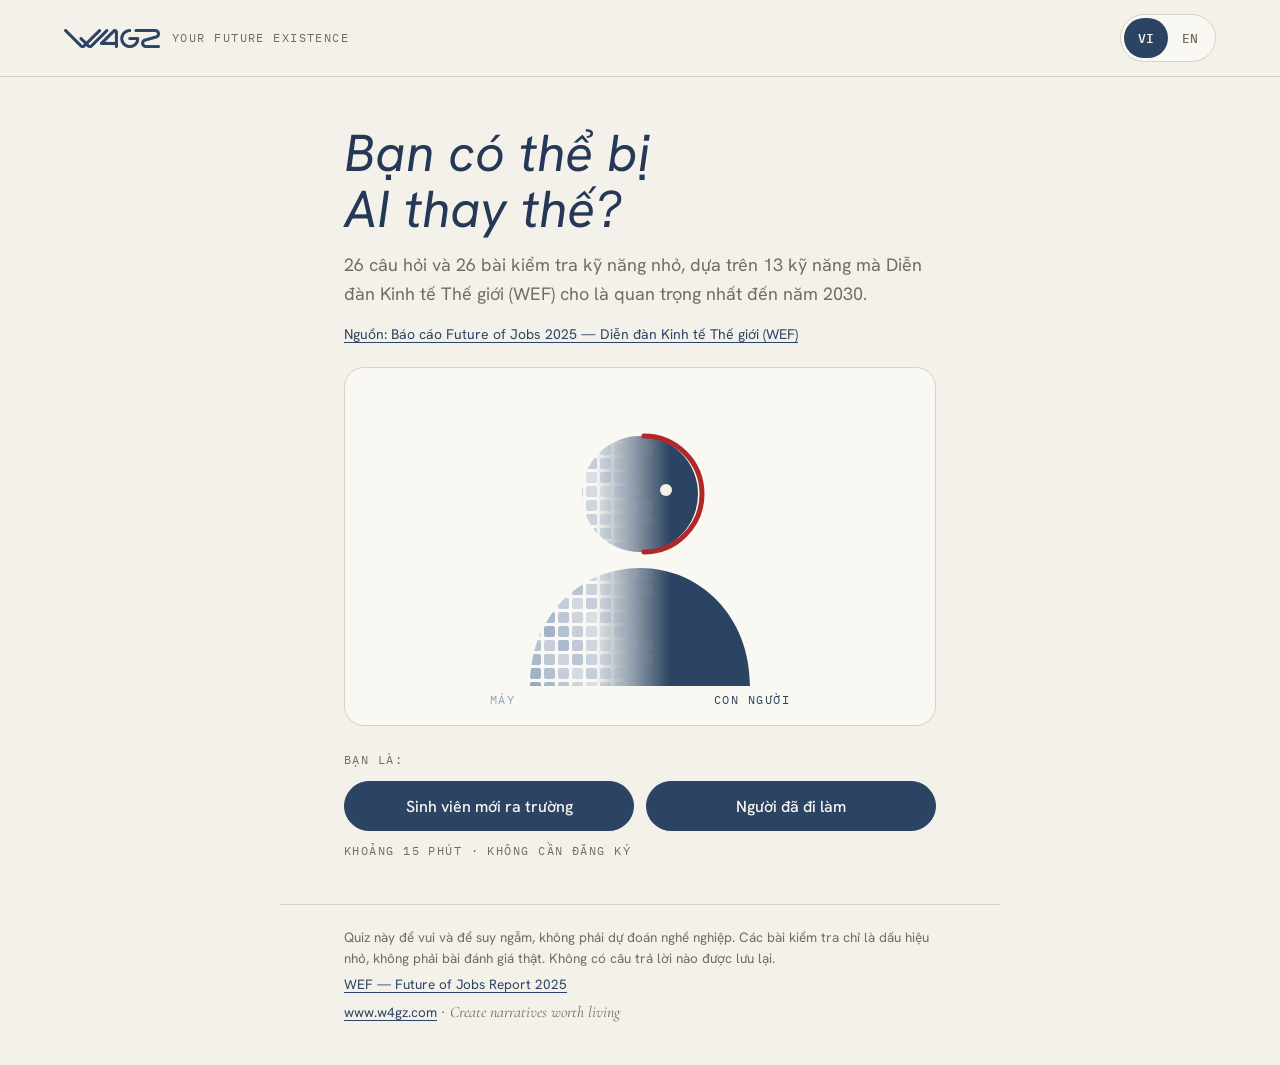
<file: index.html>
<!DOCTYPE html>
<html lang="vi">
<head>
<meta charset="utf-8">
<meta name="viewport" content="width=device-width, initial-scale=1">
<title>Your Future Existence</title>
<link rel="preconnect" href="https://fonts.googleapis.com">
<link rel="preconnect" href="https://fonts.gstatic.com" crossorigin>
<link href="https://fonts.googleapis.com/css2?family=Hanken+Grotesk:ital,wght@0,300..600;1,400;1,500&family=Cormorant+Garamond:ital,wght@0,500;1,500&family=IBM+Plex+Mono:wght@400;500&display=swap" rel="stylesheet">
<link rel="stylesheet" href="style.css">
</head>
<body>
<header class="top">
  <a class="brand" href="https://www.w4gz.com" aria-label="W4GZ — www.w4gz.com"><span class="brand-logo" role="img" aria-label="W4GZ"></span><span class="brand-name">Your Future Existence</span></a>
  <div class="lang" role="group" aria-label="Language">
    <button type="button" id="lang-vi" data-lang="vi">VI</button>
    <button type="button" id="lang-en" data-lang="en">EN</button>
  </div>
</header>

<main id="app" class="wrap"></main>

<footer class="foot">
  <p id="foot-note"></p>
  <p><a href="https://www.weforum.org/publications/the-future-of-jobs-report-2025/digest/">WEF — Future of Jobs Report 2025</a></p>
  <p><a href="https://www.w4gz.com">www.w4gz.com</a> · <em>Create narratives worth living</em></p>
</footer>

<script src="data/settings.js"></script>
<script src="data/results.js"></script>
<script src="data/questions.js"></script>
<script src="data/sources.js"></script>
<script src="data/challenges.js"></script>
<script src="app.js"></script>
</body>
</html>
</file>
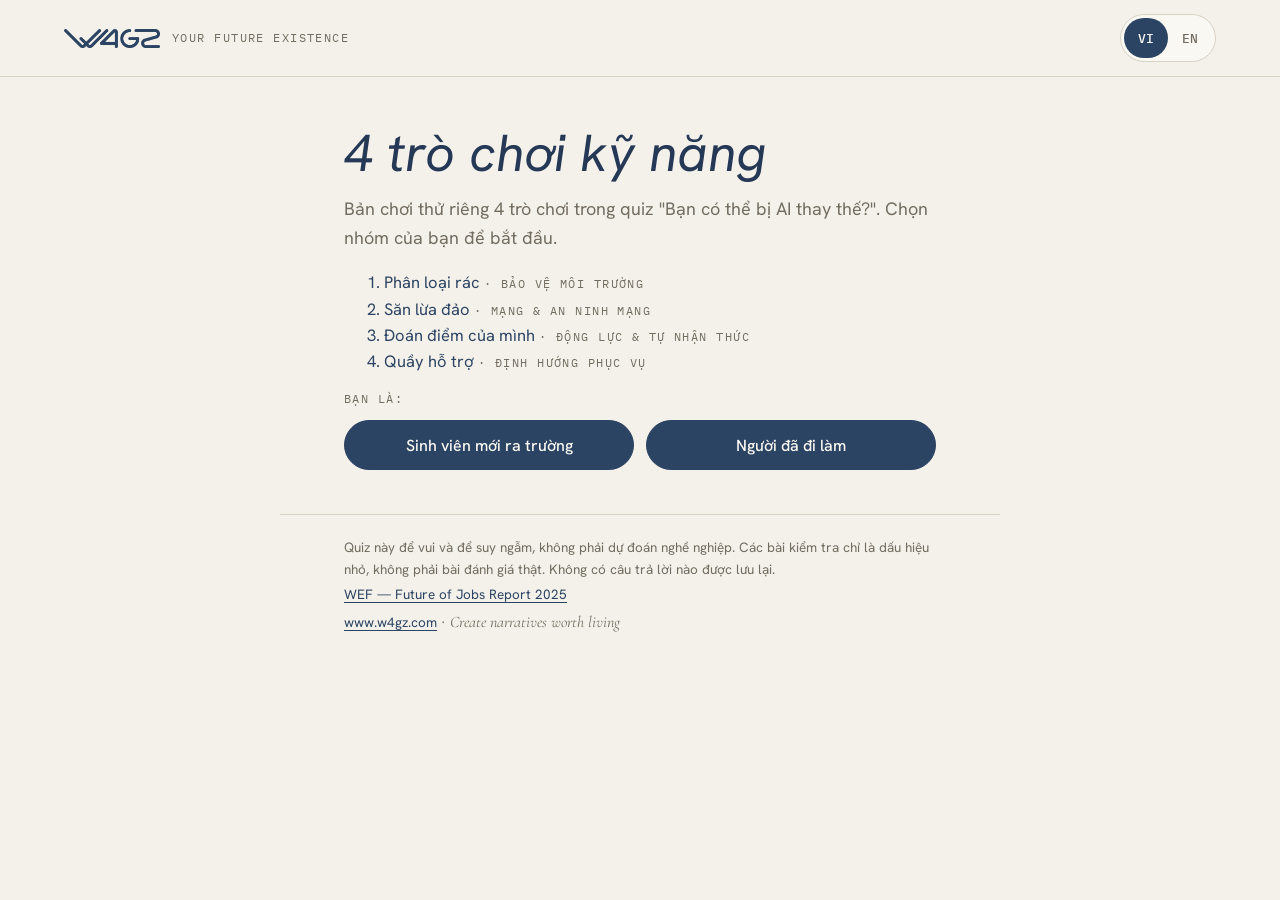
<file: games.html>
<!DOCTYPE html>
<html lang="vi">
<head>
<meta charset="utf-8">
<meta name="viewport" content="width=device-width, initial-scale=1">
<title>4 trò chơi kỹ năng</title>
<link rel="preconnect" href="https://fonts.googleapis.com">
<link rel="preconnect" href="https://fonts.gstatic.com" crossorigin>
<link href="https://fonts.googleapis.com/css2?family=Hanken+Grotesk:ital,wght@0,300..600;1,400;1,500&family=Cormorant+Garamond:ital,wght@0,500;1,500&family=IBM+Plex+Mono:wght@400;500&display=swap" rel="stylesheet">
<link rel="stylesheet" href="style.css">
</head>
<body>
<header class="top">
  <a class="brand" href="https://www.w4gz.com" aria-label="W4GZ — www.w4gz.com"><span class="brand-logo" role="img" aria-label="W4GZ"></span><span class="brand-name">Your Future Existence</span></a>
  <div class="lang" role="group" aria-label="Language">
    <button type="button" id="lang-vi" data-lang="vi">VI</button>
    <button type="button" id="lang-en" data-lang="en">EN</button>
  </div>
</header>

<main id="app" class="wrap"></main>

<footer class="foot">
  <p id="foot-note"></p>
  <p><a href="https://www.weforum.org/publications/the-future-of-jobs-report-2025/digest/">WEF — Future of Jobs Report 2025</a></p>
  <p><a href="https://www.w4gz.com">www.w4gz.com</a> · <em>Create narratives worth living</em></p>
</footer>

<script>window.GAMES_ONLY = true;</script>
<script src="data/settings.js"></script>
<script src="data/results.js"></script>
<script src="data/questions.js"></script>
<script src="data/sources.js"></script>
<script src="data/challenges.js"></script>
<script src="app.js"></script>
</body>
</html>
</file>
<file: style.css>
/*
VOICE: W4GZ — calm, reflective, editorial; "Viết chính là nghĩ".
IDEA: a person half-made of pixels, turning more human the more "you" they are.
PICTURE: navy silhouette dissolving into a soft blue pixel grid; on the result, a meter from Machine to Human.
COLOUR and TYPE: W4GZ palette — warm paper #F4F1EA, navy ink #2C4463, red accent #B02829; Hanken Grotesk (italic headings), Cormorant Garamond for quotes, IBM Plex Mono labels.
LAYOUT: one calm column, max 720px; W4GZ logo header links to www.w4gz.com.
*/
:root{
  color-scheme:light dark;
  --bg:light-dark(#F4F1EA,#14202F);
  --card:light-dark(#FAF8F3,#1D2E43);
  --ink:light-dark(#2C4463,#F0F4FA);
  --ink-strong:light-dark(#253957,#FFFFFF);
  --muted:light-dark(#736D61,#A9B4C4);
  --line:light-dark(#D8D2C4,#33475F);
  --soft:light-dark(#E8E3D8,#26384F);
  --tint:light-dark(#E3EAF1,#22354C);
  --accent:light-dark(#B02829,#E0605F);
  --machine:light-dark(#8FA3BD,#6F86A3);
  --good:light-dark(#2B534B,#8FD1B8);
  --good-bg:light-dark(#E1F1E8,#203B35);
  --sans:"Hanken Grotesk",system-ui,sans-serif;
  --serif:"Cormorant Garamond",Georgia,serif;
  --mono:"IBM Plex Mono",ui-monospace,monospace;
  --logo:url([data-uri]);
}
:root[data-theme=light]{color-scheme:light}
:root[data-theme=dark]{color-scheme:dark}
*{box-sizing:border-box;min-width:0}
body{margin:0;background:var(--bg);color:var(--ink);font:400 16.5px/1.6 var(--sans);-webkit-font-smoothing:antialiased;overflow-x:clip}
a{color:var(--ink);text-underline-offset:3px}
button{font:inherit;color:inherit;cursor:pointer}
:focus-visible{outline:2px solid var(--accent);outline-offset:2px}

.top{display:flex;justify-content:space-between;align-items:center;gap:12px;padding:14px max(5vw,16px);border-bottom:1px solid var(--line)}
.brand{display:flex;align-items:center;gap:12px;text-decoration:none;color:var(--ink)}
.brand-logo{display:block;width:96px;aspect-ratio:720/144;background:var(--ink);-webkit-mask:var(--logo) center/contain no-repeat;mask:var(--logo) center/contain no-repeat}
.brand-name{font:400 12px/1.2 var(--mono);letter-spacing:.12em;text-transform:uppercase;color:var(--muted)}
.lang{display:flex;border:1px solid var(--line);border-radius:999px;padding:3px;background:var(--card)}
.lang button{border:0;background:none;border-radius:999px;padding:8px 14px;min-height:40px;font:500 13px var(--mono);color:var(--muted)}
.lang button[aria-pressed=true]{background:var(--ink);color:var(--card)}

.wrap{max-width:720px;margin:0 auto;padding:clamp(24px,4vw,48px) max(5vw,16px) 32px}
h1,h2,h3,h4{font-family:var(--sans);font-weight:400;font-style:italic;color:var(--ink-strong);text-wrap:balance}
h1{font-size:clamp(34px,6.5vw,52px);line-height:1.08;margin:0 0 14px}
h2{font-size:clamp(23px,3.6vw,30px);line-height:1.2;margin:0 0 18px}
.lead{font-size:18px;color:var(--muted);margin:0 0 14px;max-width:60ch}
.label,.count,.meta{font:400 12px/1.4 var(--mono);letter-spacing:.12em;text-transform:uppercase;color:var(--muted)}
.src{font-size:14px;color:var(--muted);margin:0 0 22px}
.src a{color:var(--ink)}

.hero{display:grid;place-items:center;margin:6px 0 26px;background:var(--card);border:1px solid var(--line);border-radius:20px;padding:18px}
.hero svg{width:min(300px,78vw);height:auto;display:block}
.hero-tags{display:flex;justify-content:space-between;width:min(300px,78vw);font:400 12px var(--mono);letter-spacing:.12em;text-transform:uppercase;margin-top:6px}
.hero-tags .m{color:var(--machine)}.hero-tags .h{color:var(--ink)}
.quote{font:italic 500 22px/1.3 var(--serif);color:var(--ink);margin:0 0 22px}

.btn{display:inline-flex;align-items:center;justify-content:center;gap:8px;min-height:50px;padding:0 26px;border-radius:999px;border:1.5px solid var(--ink);background:var(--ink);color:var(--card);font:500 16px/1.2 var(--sans);text-decoration:none;transition:background .15s}
.btn:hover{background:var(--ink-strong)}
.btn.ghost{background:transparent;color:var(--ink)}
.btn.ghost:hover{background:var(--tint)}
.row{display:flex;flex-wrap:wrap;gap:12px;align-items:center}
.row.aud{margin:8px 0 12px}
.row.aud .btn{flex:1 1 220px}

.progress{height:6px;background:var(--soft);border-radius:99px;overflow:hidden;margin:0 0 10px}
.progress i{display:block;height:100%;background:var(--ink);border-radius:99px;transition:width .35s ease}
.count{margin:0 0 18px}
.part{color:var(--ink)}.part.test{color:var(--accent)}
.opts{display:grid;gap:10px;margin:0 0 22px}
.opt{text-align:start;min-height:56px;padding:12px 16px;border-radius:14px;border:1px solid var(--line);background:var(--card);font-size:16px;display:flex;gap:14px;align-items:center;transition:border-color .15s,background .15s}
.opt b{flex:none;width:28px;height:28px;border-radius:50%;display:grid;place-items:center;background:var(--soft);font:500 13px var(--mono)}
.opt:hover{border-color:var(--ink)}
.opt[aria-pressed=true]{border-color:var(--ink);background:var(--tint)}
.opt[aria-pressed=true] b{background:var(--ink);color:var(--card)}
.opts.many{gap:8px;margin-top:10px}
.opt.multi[aria-pressed=true] b{border-radius:6px}
.btn[disabled]{opacity:.4;cursor:default}
.opts.many .opt{min-height:48px;padding:10px 14px;font-size:15.5px;border-radius:12px}
.opts.many .opt b{width:26px;height:26px;font-size:12px}
.intro{background:var(--card);border:1px solid var(--line);border-left:3px solid var(--accent);border-radius:12px;padding:14px 16px;margin:0 0 16px}
.cq{font-size:20px;margin:0 0 12px}
.fb{border-radius:12px;padding:12px 16px;margin:0 0 18px}
.warn{border:1px solid var(--accent);color:var(--accent);border-radius:12px;padding:12px 16px;margin:0 0 18px;font-weight:500}
.fb.ok{background:var(--good-bg);color:var(--good)}

.game{display:grid;justify-items:center;gap:18px;margin:8px 0 10px}
.stim{display:grid;place-items:center;width:140px;height:140px;border-radius:20px;background:var(--card);border:1px solid var(--line)}
.samples{display:flex;gap:18px}
.opt.sample{min-height:96px;min-width:110px;justify-content:center}
.fb-mini{font:500 13px var(--mono);letter-spacing:.12em;text-transform:uppercase;min-height:1.5em;margin:0}
.fb-mini.ok{color:var(--good)}.fb-mini.bad{color:var(--accent)}

.score{display:grid;gap:6px;background:var(--card);border:1px solid var(--line);border-radius:20px;padding:22px;margin:0 0 26px}
.big{font:italic 400 clamp(60px,14vw,92px)/1 var(--sans);color:var(--ink-strong)}
.big small{font-size:.38em;color:var(--muted);margin-left:6px}
.meter{position:relative;height:10px;border-radius:99px;background:linear-gradient(90deg,var(--machine),var(--ink));margin:14px 0 4px}
.meter i{position:absolute;top:50%;width:24px;height:24px;border-radius:50%;background:var(--card);border:4px solid var(--accent);transform:translate(-50%,-50%);transition:left .8s ease}
.ends{display:flex;justify-content:space-between;font:400 12px var(--mono);letter-spacing:.12em;text-transform:uppercase}
.ends .m{color:var(--machine)}.ends .h{color:var(--ink)}

.type{border-left:3px solid var(--accent);padding:4px 0 4px 18px;margin:0 0 28px}
.type .k{font:400 12px/1.4 var(--mono);letter-spacing:.12em;text-transform:uppercase;color:var(--muted);margin:0}
.type h3{font-size:30px;line-height:1.15;margin:4px 0 8px}
.type p{margin:0}

.grp{margin:0 0 14px;padding:14px 16px 4px;border-radius:14px;border:1px solid var(--line);background:var(--card)}
.grp.best{border-color:var(--accent)}
.grp h4{margin:0 0 10px;font-size:18px}
.bars{display:grid;gap:10px;margin:0 0 10px}
.bar{display:grid;grid-template-columns:10em minmax(0,1fr) 3em;gap:12px;align-items:center;font-size:14.5px}
.bar .t{height:8px;background:var(--soft);border-radius:99px;overflow:hidden}
.bar .t i{display:block;height:100%;background:var(--machine);border-radius:99px}
.grp.best .bar .t i{background:var(--ink)}
.bar .v{text-align:right;font:400 13px var(--mono);color:var(--muted);white-space:nowrap}

.tip{background:var(--tint);border-radius:14px;padding:16px 18px;margin:20px 0 26px}
.tip strong{display:block;margin-bottom:4px;font-style:italic;font-weight:500}

.cta{display:grid;gap:10px;margin:30px 0 0;padding:22px;border-radius:20px;background:var(--ink);color:var(--card)}
.cta .label{color:color-mix(in srgb,var(--card) 70%,transparent)}
.cta h3{color:var(--card);font-size:26px;margin:0}
.cta p{margin:0}
.cta .quote{color:var(--card);margin:0}
.cta .btn{background:var(--card);color:var(--ink);border-color:var(--card);justify-self:start}
.cta .brand-logo{background:var(--card);width:110px}

.timer{height:8px;background:var(--soft);border-radius:99px;overflow:hidden;margin:0 0 12px}
.timer i{display:block;height:100%;background:var(--accent);border-radius:99px;transition:width .2s linear}
.gcard{background:var(--card);border:1px solid var(--line);border-radius:18px;padding:20px;margin:0 0 16px}
.gcard.big-item{font:italic 500 26px/1.25 var(--sans);text-align:center;color:var(--ink-strong);padding:34px 20px}
.gcard.msg .from{font:500 13px var(--mono);color:var(--muted);margin:0 0 8px}
.gcard.msg p{margin:0}
.bins{display:grid;grid-template-columns:repeat(2,minmax(0,1fr));gap:10px}
.opt.bin{justify-content:center;min-height:64px;font-weight:600}
.row.two .btn{flex:1 1 0}
.btn.scam{background:var(--accent);border-color:var(--accent)}
.nums{display:grid;grid-template-columns:repeat(6,minmax(0,1fr));gap:8px;margin:0 0 20px}
.opt.num{justify-content:center;min-height:56px;font:600 20px var(--mono)}
.olist{display:grid;gap:10px;margin:0 0 18px}
.opt.ord b{min-width:28px}

.sources{margin:30px 0 0;border-top:1px solid var(--line);padding-top:16px}
.sources summary{cursor:pointer;font-weight:500;min-height:44px;display:flex;align-items:center}
.sources ul{margin:8px 0 0;padding-left:20px;display:grid;gap:12px}
.sources li span{font-size:14.5px;color:var(--muted)}

.foot{max-width:720px;margin:0 auto;padding:18px max(5vw,16px) 36px;font-size:13.5px;color:var(--muted);border-top:1px solid var(--line)}
.foot p{margin:4px 0}
.foot em{font-family:var(--serif);font-size:16px}

@media (max-width:600px){
  .bar{grid-template-columns:7.5em minmax(0,1fr) 2.8em;font-size:13.5px}
  .row .btn{flex:1 1 100%}
  .brand-name{display:none}
}
@media (prefers-reduced-motion:reduce){*{transition:none!important;animation:none!important}}
</file>
